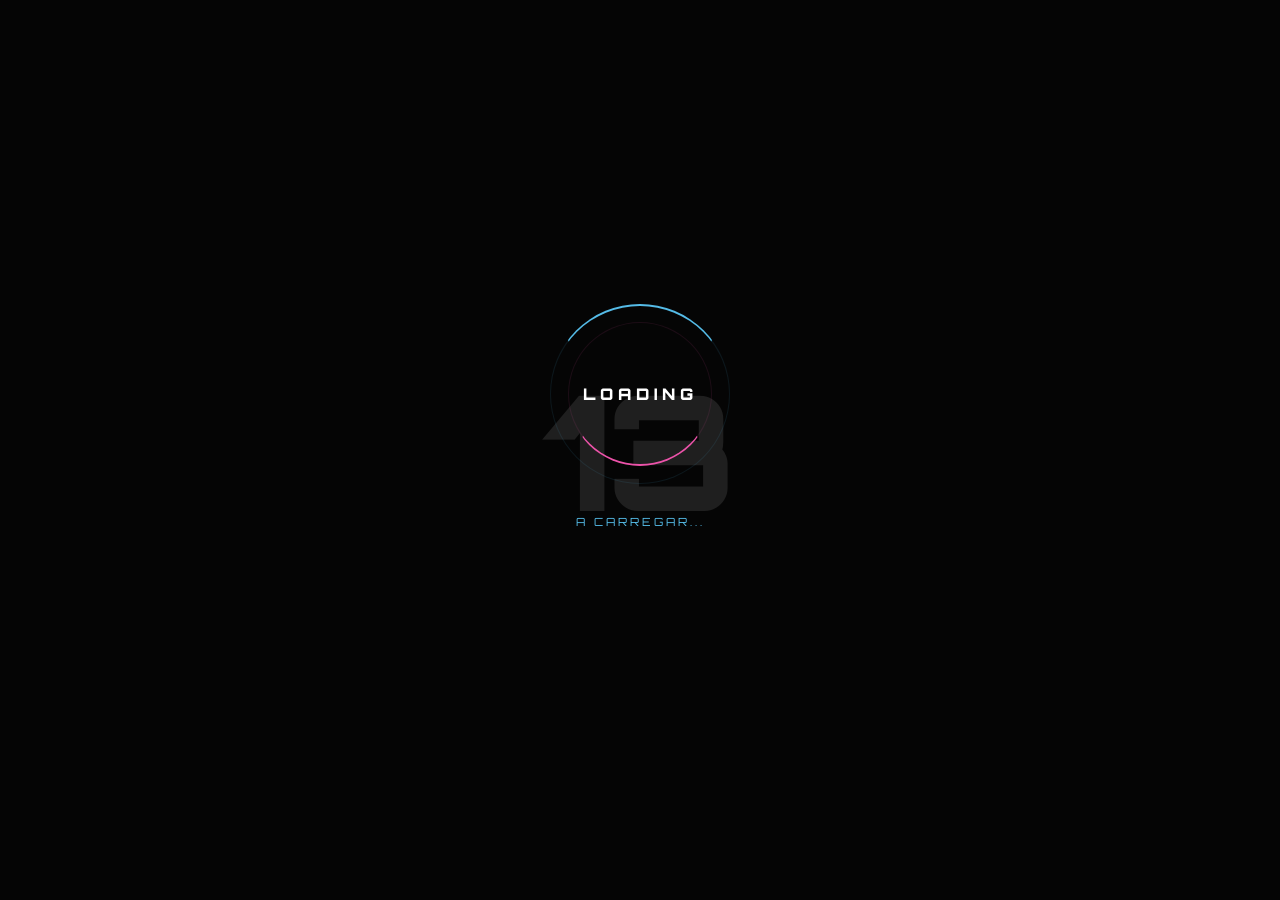
<file: index.html>
<!DOCTYPE html>
<html lang="en">

<head>
    <meta charset="UTF-8">
    <meta name="viewport" content="width=device-width, initial-scale=1.0">
    <title>Portfolio</title>
    <link href="https://cdn.jsdelivr.net/npm/bootstrap@5.3.2/dist/css/bootstrap.min.css" rel="stylesheet">
    <link
        href="https://fonts.googleapis.com/css2?family=Orbitron:wght@400;700;900&family=Fira+Code:wght@300;500&family=Plus+Jakarta+Sans:wght@300;500&display=swap"
        rel="stylesheet">
    <link rel="stylesheet" href="https://cdn.jsdelivr.net/npm/bootstrap-icons@1.11.1/font/bootstrap-icons.css">
    <link rel="stylesheet" href="assets/css/geral.css">
    <link rel="stylesheet" href="assets/css/darkmode.css">
</head>

<body class="bg-black">

    <script>
        (function () {
            var savedTheme = localStorage.getItem('vice-theme');
            if (savedTheme === 'light') {
                document.body.setAttribute('data-theme', 'light');
            }
        })();
    </script>

    <div class="bg-dots"></div>

    <div class="siteloader">
        <div class="orbitron percentage-bg-loader" id="percent-bg">00</div>
        <div class="loader-wrapper-integrated">
            <div class="core-container-loader">
                <div class="ring-outer-loader"></div>
                <div class="ring-middle-loader"></div>
                <div class="logo-text-loader">LOADING</div>
            </div>
            <div class="status-main-loader" id="status-text">A carregar...</div>
            <div class="log-container-loader" id="log-display"></div>
        </div>
    </div>

    <div id="main-content" style="display: none;">
        <div class="scanner" aria-hidden="true"></div>
        <div class="ctr-lines" aria-hidden="true"></div>

        <header class="container-fliud py-3 border-bottom-rosa sticky-top bg-black-80">
    			<nav class="d-flex justify-content-between align-items-center px-3 px-md-5">
                <div class="logo-area">
                    <span class="text-rosa fira-code x-small">AUTH:</span>
                    <span class="text-azul fw-black orbitron ms-2">USER_001</span>
                </div>
                <div class="d-flex align-items-center gap-3">
                    <div class="system-stats d-none d-md-block orbitron x-small">
                        <span class="blink text-success">●</span> CONEXAO_ATIVA // <span id="user-mode">
                            A_VERIFICAR...</span>
                    </div>
                    <button id="settings-launch" class="settings-launch-btn theme-toggle-btn" type="button"
                        data-bs-toggle="modal" data-bs-target="#settingsModal" aria-label="Abrir Definições"><i
                            class="bi bi-sliders"></i></button>
                    <button id="sidebar-toggle" class="settings-launch-btn theme-toggle-btn" type="button"
                        aria-label="Abrir menu lateral">
                        <i class="bi bi-list"></i>
                    </button>
                </div>
            </nav>
        </header>

        <div id="mobile-sidebar-overlay" class="mobile-sidebar-overlay" aria-hidden="true"></div>

        <main class="container-fluid px-md-5 mt-4">
            <div class="row g-4">
                <aside class="col-lg-3 sticky-sidebar" id="profile-sidebar">
                    <section class="module-box border-rosa mb-4">
                        <div class="module-header bg-rosa text-black">CORE_SKILLS</div>
                        <div class="p-4">
                            <div class="system-stats d-md-none orbitron x-small mb-2">
                                <span class="blink text-success">●</span> CONEXAO_ATIVA // <span id="user-node">A_VERIFICAR...</span>
                            </div>
                            <label class="fira-core text-rosa x-small">STUDENT</label>
                            <div class="mt-2">
                                <h2 class="orbitron fw-black text-white mb-0"
                                    style="font-size: 1.5rem; letter-spacing: 2px;">
                                    JOÃO_SILVA
                                </h2>
                                <p class="text-rosa fira-code x-small mt-1">> WEB_DEVELOPMENT</p>
                                <p class="text-rosa fira-code x-small">> JUNIOR_DEV</p>
                            </div>
                            <div class="progress-container mt-3">
                                <div class="progress-bar-rosa" data-progress="100" aria-label="Primary stack progress"
                                    role="progressbar" aria-valuemin="0" aria-valuemax="100" aria-valuenow="86"></div>
                            </div>
                        </div>
                    </section>

                    <section class="module-box border-azul mb-4">
                        <div class="module-header bg-azul text-white">FRONT_END</div>
                        <div class="p-3 fira-code x-small">
                            <div class="mb-2 text-azul">> HTML</div>
                            <div class="mb-2 text-azul">> CSS</div>
                            <div class="mb-2 text-azul">> JAVASCRIPT</div>
                            <div class="mb-2 text-azul">> BOOTSTRAP</div>
                            <div class="mb-2 text-white small">More incoming...</div>
                        </div>
                    </section>

                    <section class="module-box border-rosa mb-4">
                        <div class="module-header bg-rosa text-white">BACK_END</div>
                        <div class="p-3 fira-code x-small">
                            <div class="mb-2 text-rosa">> PHP</div>
                            <div class="mb-2 text-rosa">> LARAVEL</div>
                            <div class="mb-2 text-rosa">> MYSQL</div>
                            <div class="mb-2 text-white small">More incoming...</div>
                        </div>
                    </section>
                    <section class="module-box border-azul mb-4">
                        <div class="module-header bg-azul text-white">SOCIAL_LINKS</div>
                        <div class="p-3 fira-code x-small">
                            <div class="mb-2 text-azul"><a href="https://github.com/" target="_blank"
                                    class="text-azul social-link"><i class="bi bi-github"></i> GITHUB</a></div>
                            <div class="mb-2 text-azul"><a href="https://www.linkedin.com/" target="_blank"
                                    class="text-azul social-link"><i class="bi bi-linkedin"></i> LINKEDIN</a></div>
                        </div>
                    </section>
                </aside>

                <div class="col-lg-9">
                    <section class="hero-module p-4 p-md-5 border-azul mb-5">
                        <div class="corner-tag fira-code">V_1.0 // ERROR 404</div>
                        <h3 class="orbitron display-3 fw-black text-white">CODE. <span class="text-azul">DESIGN.</span>
                            CREATE. <br>
                            <span id="typewriter" class="text-azul"></span><span class="cursor text-azul">_</span>
                        </h3>
                        <p class="fira-code mt-4 text-secondary">
                            <span class="text-rosa">>> </span> WEB AND MULTIMEDIA DEVELOPMENT STUDENT AT THE POLYTECHNIC
                            INSTITUTE OF LEIRIA
                        </p>
                    </section>

                    <section class="mb-5">
                        <h3 class="orbitron text-white mb-4"><span class="text-rosa">> </span>EVOLUTION_LOG</h3>
                        <div class="module-box border-rosa p-4">
                            <div class="timeline fira-code">
                                <div class="timeline-item border-start border-white ps-4 pb-5 position-relative">
                                    <span class="timeline-dot bg-white"></span>
                                    <span class="text-white opacity-75 x-small">2024 - PRESENT</span>
                                    <h5 class="orbitron text-white mt-1">CTEsP WEB and MULTIMEDIA DEVELOPMENT</h5>
                                    <p class="text-secondary small">The Higher Professional Technical Course in Web and
                                        Multimedia Development aims to train professionals able to design and implement
                                        Web
                                        applications and services with multimedia content, autonomously or in a team,
                                        using
                                        new technologies and tools.</p>
                                    <div class="d-flex gap-2">
                                        <span class="badge-tech-white">IPLeiria</span>
                                        <span class="badge-tech-white">ESTG</span>
                                        <span class="badge-tech-white">WEB DEVELOPMENT</span>
                                    </div>
                                </div>
                            </div>
                        </div>
                    </section>

                    <section id="projects" class="mb-5">
                        <h3 class="orbitron text-white mb-4"><span class="text-azul">></span> ACADEMIC_REPORTS</h3>
                        <div class="row g-4 justify-content-center">
                            <article class="col-md-6">
                                <div class="project-module h-100"
                                    onclick="openPreview('assets/projects/admin_dashboard/dashboard.html', 'ADMIN_DASHBOARD_V1')"
                                    style="cursor: cell;">
                                    <div
                                        class="project-img bg-azul-dim d-flex align-items-center justify-content-center">
                                        <i class="bi bi-terminal text-azul display-2 opacity-50"></i>
                                    </div>
                                    <div class="p-3 bg-black">
                                        <span class="orbitron fw-bold text-white">ADMIN_DASHBOARD_V1</span>
                                        <p class="fira-code x-small text-secondary mt-2">
                                            Admin Dashboard.</p>
                                        <div class="mt-3">
                                            <span class="badge-tech">ADMIN_DASHBOARD</span>
                                            <span class="badge-tech">HTML5</span>
                                            <span class="badge-tech">CSS3</span>
                                            <span class="badge-tech">BOOTSTRAP</span>
                                            <span class="badge-tech">JAVASCRIPT</span>
                                        </div>
                                    </div>
                                </div>
                            </article>
                            <article class="col-md-6">
                                <div class="project-module h-100"
                                    onclick="openPreview('assets/projects/demo-site/index.html', 'DEMO_SITE_v1')"
                                    style="cursor: cell;">
                                    <div
                                        class="project-img bg-azul-dim d-flex align-items-center justify-content-center">
                                        <i class="bi bi-window-stack text-azul display-2 opacity-50"></i>
                                    </div>
                                    <div class="p-3 bg-black">
                                        <span class="orbitron fw-bold text-white">DEMO_SITE_v1</span>
                                        <p class="fira-code x-small text-secondary mt-2">Exemplo completo em pasta
                                            separada com HTML, CSS e JS.</p>
                                        <div class="mt-3">
                                            <span class="badge-tech">FOLDER_SITE</span>
                                            <span class="badge-tech">MODAL_PREVIEW</span>
                                        </div>
                                    </div>
                                </div>
                            </article>
                        </div>
                    </section>

                    <section class="mb-5" style="cursor: cell;">
                        <h3 id="live-lab-title" class="orbitron text-white mb-4"><span class="text-azul">></span>
                            LIVE_LAB_TERMINAL</h3>
                        <div class="module-box border-azul overflow-hidden">
                            <div class="row g-0" style="min-height: 400px;">
                                <div class="col-md-6 border-end border-azul p-0">
                                    <div
                                        class="bg-black-80 p-2 fira-code x-small text-azul border-bottom border-azul d-flex justify-content-between align-items-center">
                                        <span>SOURCE_CODE.html</span>
                                        <div class="d-inline-flex align-items-center gap-2">
                                            <button id="lab-try-yourself" type="button"
                                                class="lab-try-btn">TRY_YOURSELF</button>
                                            <span class="terminal-win-controls" aria-hidden="true">
                                                <i class="bi bi-dash"></i>
                                                <i class="bi bi-square small"></i>
                                                <i class="bi bi-x"></i>
                                            </span>
                                        </div>
                                    </div>
                                    <textarea id="html-code" class="code-editor" spellcheck="false">
                                        <style>
                                            body { background: #000; color: #55BCE8; font-family: sans-serif; display: flex; justify-content: center; align-items: center; height: 100vh; margin: 0; }
                                            .box { border: 2px solid #ED53AA; padding: 20px; box-shadow: 0 0 20px #ED53AA; animation: pulse 2s infinite; }
                                            @keyframes pulse { 0% { opacity: 0.5; } 50% { opacity: 1; } 100% { opacity: 0.5; } }
                                        </style>
                                        <div class="box">
                                            <h1>HELLO IPLEIRIA_</h1>
                                            <p>Edita este código para veres a magia...</p>
                                        </div>
                                    </textarea>
                                </div>
                                <div class="col-md-6 p-0 bg-white">
                                    <div
                                        class="bg-black-80 p-2 fira-code x-small text-rosa border-bottom border-azul d-flex justify-content-between align-items-center">
                                        <span>FINAL_RENDER.exe</span>
                                        <span class="terminal-win-controls" aria-hidden="true">
                                            <i class="bi bi-dash"></i>
                                            <i class="bi bi-square small"></i>
                                            <i class="bi bi-x"></i>
                                        </span>
                                    </div>
                                    <iframe id="live-preview" class="preview-window"></iframe>
                                </div>
                            </div>
                        </div>
                    </section>
                    <section class="module-box border-azul p-4">
                        <div class="module-header bg-azul text-white">SEND_SIGNAL</div>
                        <p class="text-white">disabled - incoming</p>    
                        <form id="send-signal-form" class="mt-4 fira-code" novalidate>
                            <div class="row g-3">
                                <div class="col-md-6">
                                    <div class="input-floating">
                                        <input type="text" class="terminal-input w-100" id="user-id" placeholder=" "
                                            autocomplete="off" disabled>
                                        <label for="user-id" class="floating-label" >USER_ID</label>
                                    </div>
                                </div>
                                <div class="col-md-6">
                                    <div class="input-floating">
                                        <input type="email" class="terminal-input w-100" id="email-signal"
                                            placeholder=" " autocomplete="off" disabled>
                                        <label for="email-signal" class="floating-label ">EMAIL_SIGNAL</label>
                                    </div>
                                </div>
                                <div class="col-12 text-end">
                                    <button type="submit" class="vice-btn btn-azul mt-2">EXECUTE_SEND</button>
                                </div>
                                <div class="col-12">
                                    <div id="signal-form-feedback" class="form-global-feedback x-small"
                                        aria-live="polite"></div>
                                </div>
                            </div>
                        </form>
                    </section>
                </div>
            </div>
        </main>

        <footer class="mt-5 p-4 border-top-azul text-center">
            <p class="fira-code x-small text-secondary opacity-70">
                &copy; <span id="ano"></span> João Silva // ALL RIGHTS RESERVED.
            </p>
        </footer>
    </div>

    <div class="modal fade" id="settingsModal" tabindex="-1" aria-hidden="true">
        <div class="modal-dialog modal-dialog-centered">
            <div class="modal-content bg-black border-azul">
                <div class="modal-header border-bottom border-azul py-2">
                    <h5 class="modal-title orbitron text-azul fs-6">SETTINGS_PANEL</h5>
                    <button type="button" class="btn-close btn-close-white" data-bs-dismiss="modal"
                        aria-label="Close"></button>
                </div>
                <div class="modal-body p-4">
                    <div class="d-grid gap-3">
                        <button id="theme-toggle"
                            class="theme-toggle-btn fira-code x-small w-100 d-flex justify-content-between align-items-center"
                            type="button" aria-label="Alternar tema">
                            <span class="text-start">TEMA_ATUAL</span>
                            <span class="d-inline-flex align-items-center gap-2">
                                <i id="theme-toggle-icon" class="bi bi-moon-stars-fill"></i>
                                <span id="theme-toggle-text">NOITE</span>
                            </span>
                        </button>
                        <button id="performance-toggle"
                            class="theme-toggle-btn fira-code x-small w-100 d-flex justify-content-between align-items-center"
                            type="button" aria-label="Alternar modo de performance">
                            <span class="text-start">MODO_RENDER</span>
                            <span class="d-inline-flex align-items-center gap-2">
                                <i id="performance-toggle-icon" class="bi bi-grid-3x3-gap-fill"></i>
                                <span id="performance-toggle-text">NORMAL</span>
                            </span>
                        </button>
                    </div>
                </div>
            </div>
        </div>
    </div>

    <div class="modal fade" id="previewModal" tabindex="-1" aria-hidden="true">
        <div class="modal-dialog modal-xl modal-dialog-centered">
            <div class="modal-content bg-black border-azul">
                <div
                    class="modal-header border-bottom border-azul py-2 d-flex justify-content-between align-items-center">
                    <h5 class="modal-title orbitron text-azul fs-6" id="modalTitle"></h5>
                    <div class="d-flex align-items-center gap-2">
                        <button id="preview-fullscreen-btn" type="button"
                            class="btn btn-sm btn-outline-azul fira-code x-small">
                            FULL_VIEW
                        </button>
                        <button type="button" class="btn-close btn-close-white" data-bs-dismiss="modal"
                            aria-label="Close"></button>
                    </div>
                </div>
                <div class="modal-body p-0" style="height: 75vh;">
                    <iframe id="previewFrame" src="" width="100%" height="100%" frameborder="0"></iframe>
                </div>
            </div>
        </div>
    </div>

    <div class="modal fade" id="onboardingModal" tabindex="-1" aria-hidden="true">
        <div class="modal-dialog modal-dialog-centered">
            <div class="modal-content bg-black border-azul">
                <div class="modal-header border-bottom border-azul py-2">
                    <h5 class="modal-title orbitron text-azul fs-6">WELCOME_NODE</h5>
                    <button type="button" class="btn-close btn-close-white" data-bs-dismiss="modal"
                        aria-label="Close"></button>
                </div>
                <div class="modal-body p-4">
                    <p class="fira-code x-small text-secondary mb-3">
                        >> PRIMEIRA_LIGACAO_DETETADA. Antes de explorares o sistema, tens 2 modos principais:
                    </p>
                    <ul class="fira-code x-small text-secondary ps-3 mb-3">
                        <li class="mb-2"><span class="text-azul">MODO_DIA / MODO_NOITE</span> // Ajusta o tema visual do
                            painel.</li>
                        <li><span class="text-rosa">MODO_NORMAL / MODO_PERFORMANCE</span> // Aconcelhamos a quem tem um
                            PC mais fraco a ativar o modo de performance, pois poderá ter uma má experiencia na
                            visualização do site.</li>
                    </ul>
                    <p class="fira-code x-small text-secondary mb-0">
                        Podes alterar estas definições em qualquer momento no <span
                            class="text-azul">SETTINGS_PANEL</span> (ícone de sliders no topo).
                    </p>
                </div>
                <div
                    class="modal-footer border-top border-azul py-2 d-flex justify-content-between align-items-center onboarding-footer">
                    <div class="onboarding-checkbox-wrapper">
                        <input type="checkbox" id="onboarding-dont-show" class="onboarding-checkbox">
                        <label for="onboarding-dont-show"
                            class="onboarding-checkbox-label fira-code x-small text-secondary mb-0">
                            NAO_VOLTAR_A_MOSTRAR
                        </label>
                    </div>
                    <div class="d-flex align-items-center gap-2 onboarding-actions">
                        <button type="button" class="btn btn-sm btn-outline-azul fira-code x-small"
                            data-onboarding-action="open-settings">
                            ABRIR_SETTINGS
                        </button>
                        <button type="button" class="btn btn-sm vice-btn btn-azul fira-code x-small"
                            data-onboarding-cta="got-it">
                            COMEÇAR_EXPLORACAO
                        </button>
                    </div>
                </div>
            </div>
        </div>
    </div>

    <script src="https://cdn.jsdelivr.net/npm/bootstrap@5.3.2/dist/js/bootstrap.bundle.min.js"></script>
    <script src="assets/js/animations.js"></script>
    <script src="assets/js/darkmode.js"></script>
    <script src="assets/js/geral.js"></script>

</body>

</html>
</file>
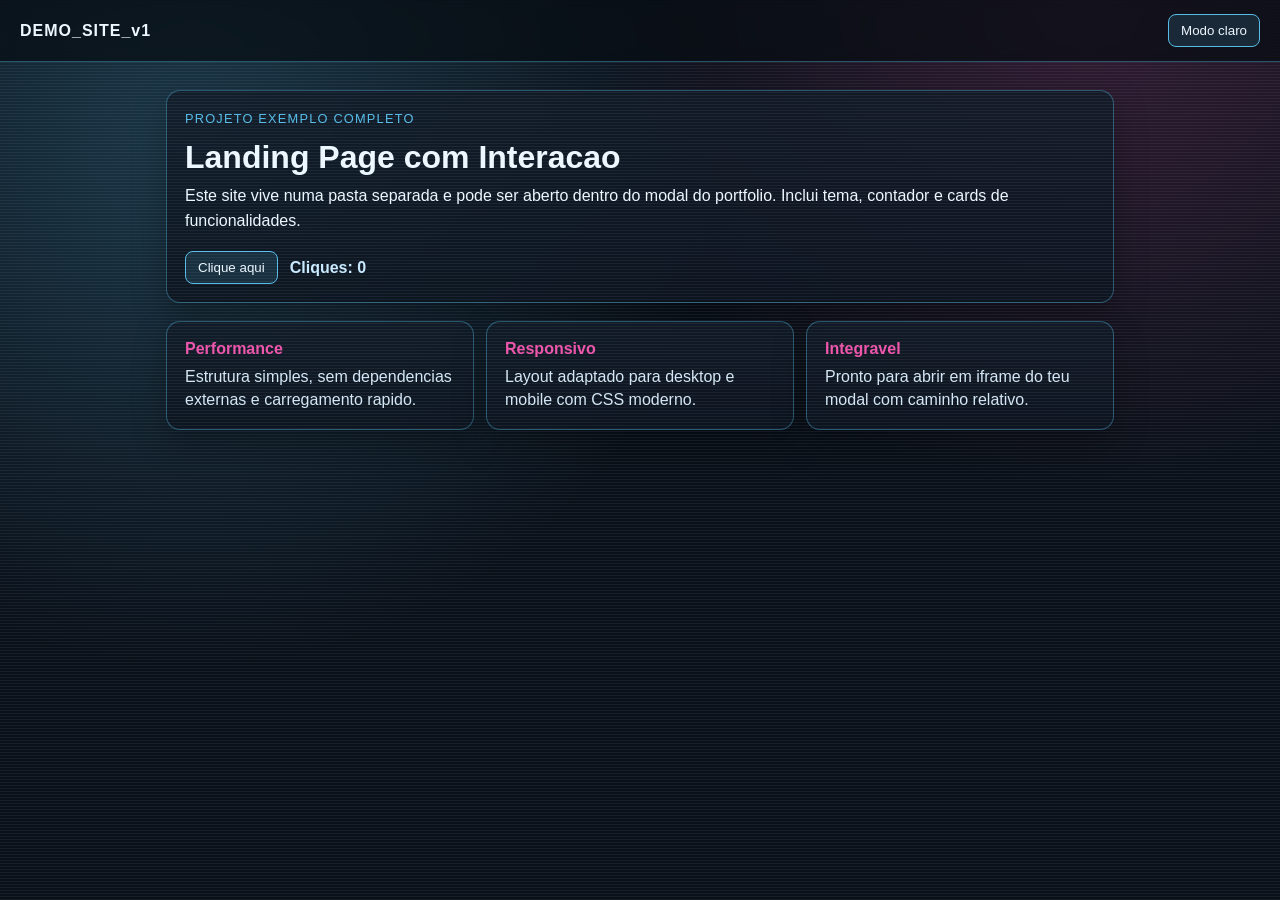
<file: assets/projects/demo-site/index.html>
<!DOCTYPE html>
<html lang="pt-PT">
<head>
    <meta charset="UTF-8">
    <meta name="viewport" content="width=device-width, initial-scale=1.0">
    <title>Demo Site Portfolio</title>
    <link rel="stylesheet" href="styles.css">
</head>
<body>
    <div class="noise" aria-hidden="true"></div>

    <header class="topbar">
        <span class="brand">DEMO_SITE_v1</span>
        <button id="themeBtn" class="theme-btn" type="button">Modo claro</button>
    </header>

    <main class="layout">
        <section class="hero card">
            <p class="kicker">Projeto Exemplo Completo</p>
            <h1>Landing Page com Interacao</h1>
            <p>
                Este site vive numa pasta separada e pode ser aberto dentro do modal do portfolio.
                Inclui tema, contador e cards de funcionalidades.
            </p>
            <div class="actions">
                <button id="countBtn" class="btn-primary" type="button">Clique aqui</button>
                <span id="countLabel" class="counter">Cliques: 0</span>
            </div>
        </section>

        <section class="grid">
            <article class="card">
                <h2>Performance</h2>
                <p>Estrutura simples, sem dependencias externas e carregamento rapido.</p>
            </article>
            <article class="card">
                <h2>Responsivo</h2>
                <p>Layout adaptado para desktop e mobile com CSS moderno.</p>
            </article>
            <article class="card">
                <h2>Integravel</h2>
                <p>Pronto para abrir em iframe do teu modal com caminho relativo.</p>
            </article>
        </section>
    </main>

    <script src="script.js"></script>
</body>
</html>
</file>
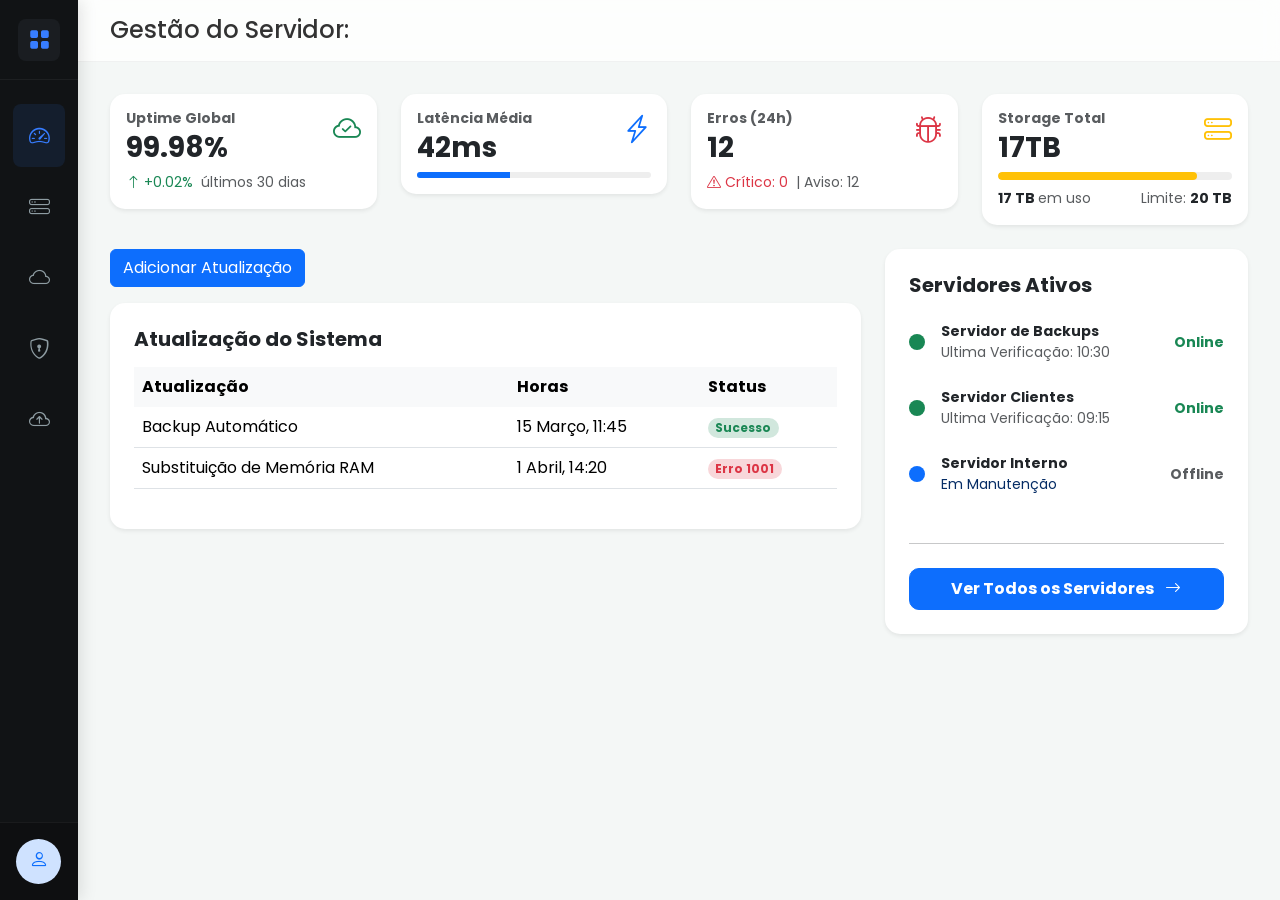
<file: assets/projects/admin_dashboard/dashboard.html>
<!DOCTYPE html>
<html lang="pt-br">

<head>
    <meta charset="UTF-8">
    <meta name="viewport" content="width=device-width, initial-scale=1.0">
    <title>Premium Mini Sidebar</title>
    <link href="https://cdn.jsdelivr.net/npm/bootstrap@5.3.0/dist/css/bootstrap.min.css" rel="stylesheet">
    <link rel="stylesheet" href="https://cdn.jsdelivr.net/npm/bootstrap-icons@1.11.0/font/bootstrap-icons.css">
    <link href="https://fonts.googleapis.com/css2?family=Poppins:wght@300;400;500;600&display=swap" rel="stylesheet">

    <style>
        :root {
            /* Paleta de Cores Premium */
            --bg-body: #f4f7f6;
            --bg-sidebar: #111315;
            /* Cinza quase preto */
            --bg-sidebar-accent: #1a1d21;
            /* Um pouco mais claro */
            --text-main: #ecf0f1;
            --text-muted: #8e9ca2;
            --color-primary: #377dff;
            /* Azul vibrante moderno */
            --color-primary-dim: rgba(55, 125, 255, 0.1);

            /* Dimensões */
            --sidebar-width-full: 300px;
            --sidebar-width-mini: 78px;
            --transition-speed: 0.4s;
            /* Transição mais suave */
            --border-radius-sm: 8px;
        }

        body {
            font-family: 'Poppins', sans-serif;
            background-color: var(--bg-body);
            overflow-x: hidden;
            color: #333;
        }

        #wrapper {
            display: flex;
            width: 100%;
            align-items: stretch;
        }

        /* --- Estilos da Sidebar Premium --- */
        #sidebar {
            min-width: var(--sidebar-width-full);
            max-width: var(--sidebar-width-full);
            background: var(--bg-sidebar);
            color: var(--text-main);
            transition: all var(--transition-speed) cubic-bezier(0.4, 0, 0.2, 1);
            /* Animação suave */
            display: flex;
            flex-direction: column;
            min-height: 100vh;
            box-shadow: 4px 0 15px rgba(0, 0, 0, 0.1);
            z-index: 1000;
        }

        /* Estado Recolhido */
        #sidebar.collapsed {
            min-width: var(--sidebar-width-mini);
            max-width: var(--sidebar-width-mini);
        }

        /* Cabeçalho */
        .sidebar-header {
            padding: 1.5rem 1rem;
            display: flex;
            align-items: center;
            justify-content: space-between;
            height: 80px;
            border-bottom: 1px solid rgba(255, 255, 255, 0.05);
        }

        .sidebar-header .logo-text {
            font-size: 1.4rem;
            font-weight: 600;
            letter-spacing: 1px;
            color: var(--text-main);
            white-space: nowrap;
            overflow: hidden;
            transition: opacity 0.2s ease;
        }

        #sidebar.collapsed .sidebar-header .logo-text {
            opacity: 0;
            width: 0;
        }

        /* Botão Toggle Premium */
        #sidebarCollapse {
            background: var(--bg-sidebar-accent);
            border: none;
            color: var(--color-primary);
            font-size: 1.3rem;
            width: 42px;
            height: 42px;
            border-radius: var(--border-radius-sm);
            display: flex;
            align-items: center;
            justify-content: center;
            cursor: pointer;
            transition: all 0.3s ease;
        }

        #sidebarCollapse:hover {
            background: var(--color-primary);
            color: white;
            box-shadow: 0 4px 10px rgba(55, 125, 255, 0.3);
        }

        /* Centraliza o botão quando recolhido */
        #sidebar.collapsed #sidebarCollapse {
            margin: 0 auto;
        }

        /* Corpo do Menu */
        #sidebar ul.components {
            padding: 1.5rem 0.8rem;
        }

        #sidebar ul li {
            margin-bottom: 0.5rem;
        }

        #sidebar ul li a {
            padding: 1rem 1.2rem;
            font-size: 0.95rem;
            font-weight: 400;
            display: flex;
            align-items: center;
            color: var(--text-muted);
            text-decoration: none;
            border-radius: var(--border-radius-sm);
            transition: all 0.3s ease;
            white-space: nowrap;
            position: relative;
            /* Para a barra lateral de active */
        }

        /* Hover Effect Premium */
        #sidebar ul li a:hover {
            color: var(--text-main);
            background: var(--bg-sidebar-accent);
        }

        /* Active Effect Premium */
        #sidebar ul li.active>a {
            color: var(--color-primary);
            font-weight: 500;
            background: var(--color-primary-dim);
        }

        /* Barrinha lateral no Active */
        #sidebar ul li.active>a::before {
            content: '';
            position: absolute;
            left: 0;
            top: 15%;
            height: 70%;
            width: 4px;
            background-color: var(--color-primary);
            border-radius: 0 4px 4px 0;
        }

        /* Ícones - Centralizados e Polidos */
        #sidebar ul li a i {
            margin-right: 1.2rem;
            font-size: 1.2rem;
            width: 24px;
            text-align: center;
            transition: all var(--transition-speed);
        }

        /* Ajustes quando recolhido (Collapsed) */
        #sidebar.collapsed ul li a {
            justify-content: center;
            padding: 1rem 0;
        }

        #sidebar.collapsed ul li a i {
            margin-right: 0;
            font-size: 1.3rem;
        }

        /* Removendo a barrinha lateral no modo mini, ou centralizando-a */
        #sidebar.collapsed ul li.active>a::before {
            display: none;
        }

        /* Esconde o texto do link */
        .link-text {
            transition: opacity 0.2s ease, transform 0.3s ease;
            opacity: 1;
            transform: translateX(0);
        }

        #sidebar.collapsed .link-text {
            opacity: 0;
            transform: translateX(-10px);
            display: none;
        }

        /* Footer da Sidebar (Opcional, para usuário) */
        .sidebar-footer {
            margin-top: auto;
            padding: 1rem;
            background: var(--bg-sidebar-accent);
            border-top: 1px solid rgba(255, 255, 255, 0.05);
            display: flex;
            align-items: center;
        }

        .avatar {
            width: 40px;
            height: 40px;
            border-radius: 50%;
            background: var(--color-primary);
            display: flex;
            align-items: center;
            justify-content: center;
            font-weight: 600;
            color: white;
            margin-right: 10px;
        }

        #sidebar.collapsed .sidebar-footer {
            justify-content: center;
        }

        #sidebar.collapsed .avatar {
            margin-right: 0;
        }

        #sidebar.collapsed .user-info {
            display: none;
        }

        /* --- Conteúdo da Página --- */
        #content {
            width: 100%;
            padding: 0;
            transition: all var(--transition-speed);
        }

        /* Navbar Superior (Opcional, mas completa o visual) */
        .top-navbar {
            background: rgba(255, 255, 255, 0.8);
            backdrop-filter: blur(10px);
            /* Efeito Glassmorphism */
            border-bottom: 1px solid rgba(0, 0, 0, 0.05);
            padding: 1rem 2rem;
        }

        .main-content {
            padding: 2rem;
        }

        .hover-primary:hover {
            color: var(--color-primary) !important;
            transition: 0.3s;
        }

        /* Garante que o footer fique sempre no fundo se a sidebar for longa */
        .sidebar-footer {
            padding: 1rem;
            background: rgba(0, 0, 0, 0.2);
            border-top: 1px solid rgba(255, 255, 255, 0.05);
        }

        /* Responsividade para Mobile */
        @media (max-width: 768px) {
            #sidebar {
                margin-left: calc(-1 * var(--sidebar-width-full));
                position: fixed;
            }

            #sidebar.collapsed {
                margin-left: 0;
                min-width: var(--sidebar-width-full);
                max-width: var(--sidebar-width-full);
            }

            #sidebar.collapsed .link-text {
                opacity: 1;
                display: inline;
                transform: translateX(0);
            }

            #sidebar.collapsed ul li a i {
                margin-right: 1.2rem;
            }

            #sidebar.collapsed ul li a {
                justify-content: flex-start;
                padding: 1rem 1.2rem;
            }
        }

        /* Estilo do select de Status */
        .status-select {
            border-radius: 12px;
            border-color: var(--color-primary);
            font-weight: 500;
            font-size: 0.9rem;
            padding: 0.55rem 0.9rem;
            background-color: #f8f9fc;
            color: #111315;
            cursor: pointer;
        }

        .status-select:focus {
            box-shadow: 0 0 0 0.15rem rgba(55, 125, 255, 0.3);
            border-color: var(--color-primary);
            outline: none;
        }

        /* Opções do select (lista aberta) */
        .status-select option {
            font-weight: 500;
            padding: 0.35rem 0.75rem;
        }

        .status-select option[value="Sucesso"] {
            background-color: #d1e7dd;
            color: #0f5132;
        }

        .status-select option[value="Aviso"] {
            background-color: #fff3cd;
            color: #664d03;
        }

        .status-select option[value="Erro"] {
            background-color: #f8d7da;
            color: #842029;
        }
    </style>
</head>

<body>

    <div id="wrapper">
        <nav id="sidebar" class="collapsed">
            <div class="sidebar-header">
                <span class="logo-text">ADMINISTRAÇÃO</span>
                <button type="button" id="sidebarCollapse">
                    <i class="bi bi-grid-fill"></i>
                </button>
            </div>

            <ul class="list-unstyled components">
                <li class="active">
                    <a href="#">
                        <i class="bi bi-speedometer2"></i>
                        <span class="link-text">Dashboard</span>
                    </a>
                </li>
                <li>
                    <a href="#">
                        <i class="bi bi-hdd-stack"></i>
                        <span class="link-text">Máquinas Virtuais</span>
                    </a>
                </li>
                <li>
                    <a href="#">
                        <i class="bi bi-cloud"></i>
                        <span class="link-text">Servidores</span>
                    </a>
                </li>
                <li>
                    <a href="#">
                        <i class="bi bi-shield-lock"></i>
                        <span class="link-text">Monitoramento</span>
                    </a>
                </li>
                <li>
                    <a href="#">
                        <i class="bi bi-cloud-arrow-up"></i>
                        <span class="link-text">Backups</span>
                    </a>
                </li>
            </ul>

            <div class="sidebar-footer mt-auto">
                <div class="d-flex align-items-center w-100">
                    <!-- Avatar -->
                    <div class="avatar bg-primary-subtle d-flex align-items-center justify-content-center rounded-circle"
                        style="width: 45px; height: 45px; min-width: 45px;">
                        <i class="bi bi-person text-primary" style="font-size: 1.2rem;"></i>
                    </div>

                    <!-- Info do Usuário (Esconde quando colapsado) -->
                    <div class="user-info ms-1 flex-grow-1 overflow-hidden">
                        <div class="fw-bold text-white text-truncate" style="font-size: 0.9rem;">Artur Nunes</div>
                        <div class="text-white text-truncate" style="font-size: 0.75rem;">Diretor Empresarial</div>
                    </div>

                    <!-- Botão de Configurações (Esconde quando colapsado) -->
                    <div class="user-info ms-2">
                        <a href="#view-configuracoes" class="text-white hover-primary">
                            <i class="bi bi-gear" style="font-size: 1.2rem"></i>
                        </a>
                    </div>
                </div>
            </div>
        </nav>

        <div id="content">
            <div class="top-navbar">
                <h4 class="m-0 fw-600">Gestão do Servidor: </h4>
            </div>

            <div class="main-content container-fluid">
                <!-- Linha de Status de Saúde do Sistema -->
                <div class="row g-4 mb-4">
                    <div class="col-lg-3">
                        <div class="card border-0 shadow-sm p-3" style="border-radius: 15px;">
                            <div class="d-flex justify-content-between">
                                <div>
                                    <h6 class="text-muted mb-1 small uppercase fw-bold">Uptime Global</h6>
                                    <h3 class="fw-bold mb-0">99.98%</h3>
                                </div>
                                <div class="icon-box text-success fs-3">
                                    <i class="bi bi-cloud-check"></i>
                                </div>
                            </div>
                            <div class="mt-2 small text-success">
                                <i class="bi bi-arrow-up"></i> +0.02% <span class="text-muted ms-1">últimos 30
                                    dias</span>
                            </div>
                        </div>
                    </div>
                    <div class="col-lg-3">
                        <div class="card border-0 shadow-sm p-3" style="border-radius: 15px;">
                            <div class="d-flex justify-content-between">
                                <div>
                                    <h6 class="text-muted mb-1 small uppercase fw-bold">Latência Média</h6>
                                    <h3 class="fw-bold mb-0">42ms</h3>
                                </div>
                                <div class="icon-box text-primary fs-3">
                                    <i class="bi bi-lightning-charge"></i>
                                </div>
                            </div>
                            <div class="mt-2">
                                <div class="progress" style="height: 6px; background: #eee;">
                                    <div class="progress-bar bg-primary" style="width: 40%"></div>
                                </div>
                            </div>
                        </div>
                    </div>
                    <div class="col-lg-3">
                        <div class="card border-0 shadow-sm p-3" style="border-radius: 15px;">
                            <div class="d-flex justify-content-between">
                                <div>
                                    <h6 class="text-muted mb-1 small uppercase fw-bold">Erros (24h)</h6>
                                    <h3 class="fw-bold mb-0">12</h3>
                                </div>
                                <div class="icon-box text-danger fs-3">
                                    <i class="bi bi-bug"></i>
                                </div>
                            </div>
                            <div class="mt-2 small text-danger">
                                <i class="bi bi-exclamation-triangle"></i> Crítico: 0 <span class="text-muted ms-1">|
                                    Aviso: 12</span>
                            </div>
                        </div>
                    </div>
                    <div class="col-lg-3">
                        <div class="card border-0 shadow-sm p-3" style="border-radius: 15px;">
                            <div class="d-flex justify-content-between">
                                <div>
                                    <h6 class="text-muted mb-1 small uppercase fw-bold">Storage Total</h6>
                                    <h3 class="fw-bold mb-0">17TB</h3>
                                </div>
                                <div class="icon-box text-warning fs-3">
                                    <i class="bi bi-hdd-stack"></i>
                                </div>
                            </div>
                            <div class="mt-2 medium">
                                <div class="progress mb-2" style="height: 8px; background: #eee; border-radius: 10px;">
                                    <div class="progress-bar bg-warning" role="progressbar"
                                        style="width: 85%; border-radius: 10px;" aria-valuenow="85" aria-valuemin="0"
                                        aria-valuemax="100"></div>
                                </div>

                                <!-- Info por baixo: Valor Atual vs Limite -->
                                <div class="d-flex justify-content-between align-items-center">
                                    <span class="fw-bold text-dark small">17 TB <span class="text-muted fw-normal">em
                                            uso</span></span>
                                    <span class="text-muted small">Limite: <span class="fw-bold text-dark">20
                                            TB</span></span>
                                </div>
                            </div>
                        </div>
                    </div>
                </div>

                <div class="row g-4">
                    <!-- Coluna da Esquerda: Gráfico Simulado e Tabela -->
                    <div class="col-lg-8">
                        <!-- Tabela de Logs Recentes -->
                        <button type="button" class="btn btn-primary mb-3 " data-bs-toggle="modal"
                            data-bs-target="#addformulario">Adicionar Atualização</button>

                        <div class="modal fade" id="addformulario" tabindex="-1" aria-labelledby="ModalLabel"
                            aria-hidden="true">
                            <div class="modal-dialog modal-dialog-centered">
                                <div class="modal-content">
                                    <div class="modal-header">
                                        <h1 class="modal-title fs-5" id="ModalLabel">Adicionar Atualização</h1>
                                        <button type="button" class="btn-close" data-bs-dismiss="modal"
                                            aria-label="Close"></button>
                                    </div>
                                    <div class="modal-body">
                                        <form id="logForm">
                                            <input type="text" id="myInput" placeholder="Evento" class="form-control" required>
                                            <input type="text" id="statusText" placeholder="Texto Status" class="form-control mt-3" required>
                                            <label for="myInput2" class="form-label mt-3 mb-1 small text-muted">Tipo de status</label>
                                            <select id="myInput2" class="form-select status-select" required>
                                                <option value="" disabled selected>Selecione o tipo</option>
                                                <option value="Sucesso">Sucesso</option>
                                                <option value="Aviso">Aviso</option>
                                                <option value="Erro">Erro</option>
                                            </select>
                                        </form>
                                    </div>
                                    <div class="modal-footer">
                                        <button type="submit" id="btnSalvarLog" data-bs-dismiss="modal" class="btn btn-success mt-3">Enviar Atualização</button>
                                    </div>
                                </div>
                            </div>
                        </div>

                        <div class="card border-0 shadow-sm p-4" style="border-radius: 15px;">
                            <h5 class="fw-bold mb-3 text-dark">Atualização do Sistema</h5>
                            <div class="table-responsive">
                                <table class="table table-hover">
                                    <thead class="table-light">
                                        <tr>
                                            <th class="border-0">Atualização</th>
                                            <th class="border-0">Horas</th>
                                            <th class="border-0">Status</th>
                                        </tr>
                                    </thead>
                                    <tbody class="text-muted" id="logTableBody">
                                        <tr>
                                            <td>Backup Automático</td>
                                            <td>15 Março, 11:45</td>
                                            <td><span
                                                    class="badge bg-success-subtle text-success rounded-pill">Sucesso</span>
                                            </td>
                                        </tr>
                                        <tr>
                                            <td>Substituição de Memória RAM</td>
                                            <td>1 Abril, 14:20</td>
                                            <td><span
                                                    class="badge bg-danger-subtle text-danger rounded-pill">Erro 1001</span>
                                            </td>
                                        </tr>
                                    </tbody>
                                </table>
                            </div>
                        </div>
                    </div>

                    <!-- Coluna da Direita: Status dos Serviços -->
                    <div class="col-lg-4">
                        <div class="card border-0 shadow-sm p-4" style="border-radius: 15px;">
                            <h5 class="fw-bold mb-4 text-dark">Servidores Ativos</h5>

                            <div class="d-flex align-items-center mb-4">
                                <div class="p-2 bg-success rounded-circle me-3" style="width: 12px; height: 12px;">
                                </div>
                                <div class="flex-grow-1">
                                    <div class="fw-bold small">Servidor de Backups</div>
                                    <div class="text-muted small">Ultima Verificação: 10:30</div>
                                </div>
                                <div class="text-success fw-bold small">Online</div>
                            </div>

                            <div class="d-flex align-items-center mb-4">
                                <div class="p-2 bg-success rounded-circle me-3" style="width: 12px; height: 12px;">
                                </div>
                                <div class="flex-grow-1">
                                    <div class="fw-bold small">Servidor Clientes</div>
                                    <div class="text-muted small">Ultima Verificação: 09:15</div>
                                </div>
                                <div class="text-success fw-bold small">Online</div>
                            </div>

                            <div class="d-flex align-items-center mb-4 text-opacity-50">
                                <div class="p-2 bg-primary rounded-circle me-3" style="width: 12px; height: 12px;">
                                </div>
                                <div class="flex-grow-1">
                                    <div class="fw-bold small">Servidor Interno</div>
                                    <div class="text-primary-emphasis small">Em Manutenção</div>
                                </div>
                                <div class="text-muted fw-bold small">Offline</div>
                            </div>

                            <hr class="my-4">

                            <a class="btn btn-primary w-100 py-2 fw-bold" style="border-radius: 10px;"
                                href="servidores.html">
                                Ver Todos os Servidores <i class="bi bi-arrow-right ms-2"></i>
                            </a>
                        </div>
                    </div>
                </div>
            </div>
        </div>
    </div>

    <script src="https://cdn.jsdelivr.net/npm/bootstrap@5.3.0/dist/js/bootstrap.bundle.min.js"></script>

    <script>
document.addEventListener("DOMContentLoaded", function () {
    // 1. Controle da Sidebar
    const sidebar = document.getElementById('sidebar');
    const toggleBtn = document.getElementById('sidebarCollapse');

    toggleBtn.addEventListener('click', function () {
        sidebar.classList.toggle('collapsed');
    });

    // 2. Lógica para Adicionar Log na Tabela
    const btnSalvar = document.getElementById('btnSalvarLog');
    const logTableBody = document.getElementById('logTableBody');
    const logModalElement = document.getElementById('addformulario');
    const bootstrapModal = new bootstrap.Modal(logModalElement); // Instância do Bootstrap

    btnSalvar.addEventListener('click', function () {
        // Pegar valores
        const evento = document.getElementById('myInput').value.trim();
        const statusText = document.getElementById('statusText').value.trim();
        const statusType = document.getElementById('myInput2').value;
        
        // Data atual formatada (Ex: Mar 26, 17:15)
        const agora = new Date();
        const dataFormatada = agora.toLocaleDateString('pt-BR', { month: 'long', day: 'numeric' }) + ", " + 
                             agora.toLocaleTimeString('pt-BR', { hour: '2-digit', minute: '2-digit' });

        if (!evento) {
            alert("Por favor, digite o nome do evento.");
            return;
        }

        if (!statusText) {
            alert("Por favor, escreva o texto que aparece no status.");
            return;
        }

        if (!statusType) {
            alert("Por favor, selecione o tipo de status.");
            return;
        }

        // Definir a cor da badge baseada no tipo de status selecionado
        let badgeClass = "bg-success-subtle text-success";
        if (statusType === "Aviso") badgeClass = "bg-warning-subtle text-warning";
        if (statusType === "Erro") badgeClass = "bg-danger-subtle text-danger";

        // Criar nova linha
        const novaLinha = document.createElement('tr');
        novaLinha.innerHTML = `
            <td>${evento}</td>
            <td>${dataFormatada}</td>
            <td><span class="badge ${badgeClass} rounded-pill">${statusText}</span></td>
        `;

        // Inserir no topo da tabela
        logTableBody.prepend(novaLinha);

        // Limpar formulário e fechar modal
        document.getElementById('logForm').reset();
        bootstrapModal.hide();
    });
});

    </script>
</body>

</html>
</file>
<file: assets/css/geral.css>
html {
	scroll-behavior: smooth;
}

body {
	-webkit-overflow-scrolling: touch;
}

#site-loader,
.siteloader {
	position: fixed;
	top: 0;
	left: 0;
	width: 100%;
	height: 100%;
	background: #050505;
	z-index: 99999;
	display: flex;
	align-items: center;
	justify-content: center;
	font-family: 'Plus Jakarta Sans', sans-serif;
	color: #fff;
}

#site-loader.fade-out,
.siteloader.fade-out {
	opacity: 0;
	visibility: hidden;
	transition: opacity 0.8s ease;
}

.core-container-loader {
	position: relative;
	width: 180px;
	height: 180px;
	margin: 0 auto 30px;
	display: flex;
	align-items: center;
	justify-content: center;
}

.ring-outer-loader {
	position: absolute;
	width: 100%;
	height: 100%;
	border: 1px solid rgba(85, 187, 232, 0.1);
	border-top: 2px solid var(--azul);
	border-radius: 50%;
	animation: spin 3s linear infinite;
}

.ring-middle-loader {
	position: absolute;
	width: 80%;
	height: 80%;
	border: 1px solid rgba(237, 83, 170, 0.1);
	border-bottom: 2px solid var(--rosa);
	border-radius: 50%;
	animation: spin-reverse 2s cubic-bezier(0.4, 0, 0.2, 1) infinite;
}

.logo-text-loader {
	font-family: 'Orbitron', sans-serif;
	font-size: 1rem;
	letter-spacing: 5px;
	font-weight: 900;
}

.status-main-loader {
	font-family: 'Orbitron', sans-serif;
	font-size: 0.7rem;
	letter-spacing: 3px;
	text-transform: uppercase;
	margin-top: 10px;
	color: var(--azul);
	text-align: center;
}

.log-container-loader {
	height: 50px;
	margin-top: 15px;
	overflow: hidden;
	display: flex;
	flex-direction: column;
	align-items: center;
	gap: 5px;
}

.log-entry {
	font-size: 0.65rem;
	letter-spacing: 1px;
	opacity: 0;
	transform: translateY(10px);
	animation: logFadeIn 0.3s forwards;
	color: rgba(255, 255, 255, 0.5);
}

.log-entry span {
	color: var(--rosa);
	font-weight: bold;
	margin-right: 8px;
}

.percentage-bg-loader {
	font-family: 'Orbitron', sans-serif;
	font-size: 10rem;
	color: #fff;
	position: absolute;
	top: 50%;
	left: 50%;
	transform: translate(-50%, -50%);
	opacity: 0.1;
	font-weight: 900;
}

@keyframes spin {
	0% {
		transform: rotate(0deg);
	}

	100% {
		transform: rotate(360deg);
	}
}

@keyframes spin-reverse {
	0% {
		transform: rotate(360deg);
	}

	100% {
		transform: rotate(0deg);
	}
}

@keyframes logFadeIn {
	to {
		opacity: 1;
		transform: translateY(0);
	}
}

.bg-black-80 {
	background: rgba(0, 0, 0, 0.85);
	backdrop-filter: blur(10px);
}

.scanner {
	position: fixed;
	top: 0;
	left: 0;
	width: 100%;
	height: 100vh;
	background: transparent;
	z-index: 10000;
	pointer-events: none;
	overflow: hidden;
}

.crt-lines,
.ctr-lines {
	position: fixed;
	top: 0;
	left: 0;
	width: 100vw;
	height: 100vh;
	background: linear-gradient(rgba(18, 16, 16, 0) 50%, rgba(0, 0, 0, 0.1) 50%);
	background-size: 100% 4px;
	z-index: 9999;
	pointer-events: none;
	opacity: 0.3;
}

.module-box {
	background: rgba(15, 15, 15, 0.6);
	border: 2px solid;
	position: relative;
}

.module-header {
	padding: 4px 12px;
	font-size: 0.75rem;
	font-weight: 900;
	text-transform: uppercase;
}

.hero-module {
	background: rgba(10, 10, 10, 0.8);
	border: 2px solid var(--azul);
	position: relative;
}

@media (min-width: 992px) {
	.sticky-sidebar {
		position: sticky;
		top: 102px;
		align-self: flex-start;
		z-index: 2;
	}
}

.border-azul {
	border-color: var(--azul);
}

.border-rosa {
	border-color: var(--rosa);
}

.progress-container {
	width: 100%;
	height: 8px;
	background: linear-gradient(90deg, rgba(20, 20, 20, 0.95), rgba(10, 10, 10, 0.95));
	border: 1px solid rgba(85, 188, 232, 0.25);
	overflow: hidden;
	position: relative;
}

.progress-bar-rosa {
	height: 100%;
	width: 0;
	background: linear-gradient(90deg, rgba(237, 83, 170, 0.65), rgba(255, 120, 196, 0.9));
	box-shadow: 0 0 10px rgba(237, 83, 170, 0.45), 0 0 16px rgba(85, 188, 232, 0.2);
	position: relative;
}

@media (max-width: 1099.98px) {
	/* Em mobile a barra fica sempre cheia, independente do JS */
	.progress-bar-rosa {
		width: 100% !important;
	}
}

.progress-bar-rosa.is-scrolling::after {
	content: "";
	position: absolute;
	top: 0;
	right: 0;
	width: 2px;
	height: 100%;
	background: rgba(255, 255, 255, 0.85);
	box-shadow: 0 0 10px rgba(255, 255, 255, 0.55);
	opacity: 1;
}

.badge-tech,
.badge-tech-rosa,
.badge-tech-white {
	font-family: 'Fira Code', monospace;
	font-size: 0.6rem;
	padding: 4px 10px;
	border: 1px solid;
	display: inline-block;
	margin-top: 10px;
	margin-right: 5px;
}

.badge-tech {
	color: var(--azul);
	border-color: var(--azul);
}

.badge-tech-rosa {
	color: var(--rosa);
	border-color: var(--rosa);
}

.badge-tech-white {
	color: #fff;
	border-color: #fff;
}

.timeline-dot {
	position: absolute;
	left: -6px;
	top: 0;
	width: 10px;
	height: 10px;
	border-radius: 50%;
	background: #fff;
}

.timeline-item {
	border-left: 1px solid #fff !important;
	padding-bottom: 20px;
}

.terminal-input {
	background: #000;
	border: 1px solid var(--azul-dim);
	padding: 12px;
	color: var(--azul);
	font-family: 'Fira Code', monospace;
	outline: none;
	transition: 0.3s;
}

.terminal-input.is-invalid {
	border-color: var(--rosa);
	box-shadow: 0 0 0 2px rgba(237, 83, 170, 0.2);
}

.terminal-input.is-valid {
	border-color: var(--azul);
	box-shadow: 0 0 0 2px rgba(85, 188, 232, 0.2);
}

.input-floating {
	position: relative;
}

.floating-label {
	position: absolute;
	left: 12px;
	top: 50%;
	transform: translateY(-50%);
	color: rgba(85, 188, 232, 0.68);
	font-size: 0.75rem;
	pointer-events: none;
	background: transparent;
	padding: 0 4px;
	transition: top 0.2s ease, transform 0.2s ease, font-size 0.2s ease, color 0.2s ease, background 0.2s ease;
}

.input-floating .terminal-input:focus + .floating-label,
.input-floating .terminal-input:not(:placeholder-shown) + .floating-label {
	top: 0;
	transform: translateY(-50%);
	font-size: 0.65rem;
	color: var(--rosa);
	background: var(--bg-black);
}

.field-feedback {
	display: block;
	margin-top: 6px;
	font-family: 'Fira Code', monospace;
	font-size: 0.66rem;
	letter-spacing: 0.4px;
	min-height: 1.1em;
	color: rgba(255, 255, 255, 0.65);
}

.field-feedback.is-invalid {
	color: var(--rosa);
}

.field-feedback.is-valid {
	color: var(--azul-bright);
}

.form-global-feedback {
	min-height: 1.25em;
	font-family: 'Fira Code', monospace;
	letter-spacing: 0.5px;
	text-align: left;
	margin-top: 4px;
	color: rgba(255, 255, 255, 0.65);
}

.form-global-feedback.is-invalid {
	color: var(--rosa);
}

.form-global-feedback.is-valid {
	color: var(--azul-bright);
}

.vice-btn {
	border: 2px solid;
	background: transparent;
	padding: 10px 30px;
	font-weight: 900;
	transition: 0.2s;
	font-family: 'Orbitron', sans-serif;
	cursor: pointer;
}

.btn-azul {
	color: var(--azul);
	border-color: var(--azul);
}

.btn-azul:hover {
	background: var(--azul);
	color: #000;
}

.text-azul {
	color: var(--azul);
}

.social-link {
	text-decoration: none;
	display: inline-flex;
	align-items: center;
	gap: 6px;
	transition: color 0.2s ease, text-shadow 0.2s ease, transform 0.2s ease;
}

.social-link:hover,
.social-link:focus-visible {
	text-decoration: none;
	color: var(--rosa) !important;
	transform: translateX(2px);
}

.text-azul-bright {
	color: var(--azul-bright);
}

.text-rosa {
	color: var(--rosa);
}

.text-rosa::selection,
.text-rosa *::selection {
	background: var(--azul);
	color: #050505;
}

.text-rosa::-moz-selection,
.text-rosa *::-moz-selection {
	background: var(--azul);
	color: #050505;
}

.text-azul::selection,
.text-azul-bright::selection,
.text-azul *::selection,
.text-azul-bright *::selection {
	background: var(--rosa);
	color: #050505;
}

.text-azul::-moz-selection,
.text-azul-bright::-moz-selection,
.text-azul *::-moz-selection,
.text-azul-bright *::-moz-selection {
	background: var(--rosa);
	color: #050505;
}

::selection {
	background: var(--selection-random-bg);
	color: var(--selection-random-text);
}

::-moz-selection {
	background: var(--selection-random-bg);
	color: var(--selection-random-text);
}

.fira-code {
	font-family: 'Fira Code', monospace;
}

.orbitron {
	font-family: 'Orbitron', sans-serif;
}

.blink {
	animation: blinker 1.5s step-end infinite;
}

@keyframes blinker {
	50% {
		opacity: 0;
	}
}

.cursor {
	animation: blinker 0.8s infinite;
}

.project-img {
	height: 150px;
	transition: 0.3s;
	background: #111;
}

#projects article {
	background: rgba(255, 255, 255, 0.02);
}

#projects .project-module {
	border: 2px solid var(--azul);
	transition: transform 0.22s ease, box-shadow 0.22s ease;
}

#projects article:hover .project-module {
	transform: translateY(-4px);
	box-shadow: 0 10px 22px rgba(0, 0, 0, 0.22);
}

#projects article:hover .project-img {
	filter: brightness(1.06);
}

#projects article:nth-of-type(2) .project-module,
#projects article:nth-of-type(3) .project-module {
	border-color: var(--rosa);
}

.text-glitch-aggressive,
.text-glitch-agressive {
	color: #fff;
	text-shadow: 0 0 10px var(--rosa);
	animation: glitch-aggressive 0.4s infinite alternate;
}

@keyframes glitch-aggressive {
	0% {
		transform: translate(0);
	}

	50% {
		transform: translate(-2px, 1px);
		color: var(--azul);
	}

	100% {
		transform: translate(1px, -1px);
	}
}

.corner-tag {
	position: absolute;
	top: 0;
	right: 0;
	background: var(--azul);
	color: #000;
	padding: 2px 8px;
	font-size: 0.6rem;
	font-weight: 900;
}

.code-editor {
	width: 100%;
	height: 380px;
	background: #050505;
	color: #a1e2ff;
	border: none;
	padding: 15px;
	font-family: 'Fira Code', monospace;
	font-size: 0.75rem;
	resize: none;
	outline: none;
}

.lab-try-btn {
	border: 1px solid var(--rosa);
	background: transparent;
	color: var(--rosa);
	padding: 4px 10px;
	font-family: 'Fira Code', monospace;
	font-size: 0.65rem;
	letter-spacing: 1px;
	text-transform: uppercase;
	border-radius: 2px;
	cursor: pointer;
	transition: background-color 0.18s ease, color 0.18s ease, box-shadow 0.18s ease, transform 0.08s ease;
}

.lab-try-btn:hover {
	background: var(--rosa);
	color: #000;
	box-shadow: 0 0 12px rgba(237, 83, 170, 0.6);
	transform: translateY(-1px);
}

.lab-try-btn:focus-visible {
	outline: none;
	box-shadow: 0 0 0 2px rgba(85, 188, 232, 0.7);
}

.terminal-win-controls {
	display: inline-flex;
	align-items: center;
	gap: 8px;
	opacity: 0.9;
	font-size: 0.72rem;
}

.terminal-win-controls .bi {
	line-height: 1;
}

.preview-window {
	width: 100%;
	height: 380px;
	border: none;
	background: #fff;
}

.modal-content {
	border-radius: 0;
	cursor: cell;
}

.modal,
.modal-dialog,
.modal-content,
.modal-body,
.modal * {
	cursor: cell !important;
}

@media (max-width: 575.98px) {
	.modal-dialog {
		margin: 0.75rem;
		max-width: 100%;
	}

	.modal-content {
		max-height: 90vh;
		overflow: hidden;
	}

	.modal-body {
		overflow-y: auto;
	}
}

.modal-header .btn-close {
	filter: invert(1) grayscale(1) brightness(2);
}

body[data-theme='light'] .modal-header .btn-close {
	filter: none;
	opacity: 0.85;
}

.modal-header .btn-close {
	transition: transform 0.18s ease, filter 0.18s ease;
}

.modal-header .btn-close:hover {
	animation: modal-close-wiggle 0.6s ease-in-out;
}

@keyframes modal-close-wiggle {
	0% {
		transform: translateY(0) scale(1);
	}
	30% {
		transform: translateY(-2px) scale(1.25);
	}
	60% {
		transform: translateY(1px) scale(0.9);
	}
	100% {
		transform: translateY(0) scale(1);
	}
}

.onboarding-checkbox-wrapper {
	display: inline-flex;
	align-items: center;
	gap: 8px;
}

.onboarding-checkbox {
	appearance: none;
	-webkit-appearance: none;
	width: 16px;
	height: 16px;
	border-radius: 2px;
	border: 1px solid var(--azul);
	background: rgba(0, 0, 0, 0.8);
	position: relative;
	cursor: pointer;
	box-shadow: 0 0 0 1px rgba(85, 188, 232, 0.25);
	transition: border-color 0.18s ease, box-shadow 0.18s ease, background-color 0.18s ease, transform 0.08s ease;
}

.onboarding-checkbox::after {
	content: '';
	position: absolute;
	top: 2px;
	left: 2px;
	right: 2px;
	bottom: 2px;
	background: var(--rosa);
	opacity: 0;
	transform: scale(0.4);
	transition: opacity 0.18s ease, transform 0.18s ease;
}

.onboarding-checkbox:checked {
	border-color: var(--rosa);
	box-shadow: 0 0 8px rgba(237, 83, 170, 0.55);
	background: rgba(10, 10, 10, 0.95);
}

.onboarding-checkbox:checked::after {
	opacity: 1;
	transform: scale(1);
}

.onboarding-checkbox:focus-visible {
	outline: none;
	box-shadow: 0 0 0 2px rgba(85, 188, 232, 0.6);
}

.onboarding-checkbox-label {
	cursor: pointer;
	letter-spacing: 1px;
	text-transform: uppercase;
	opacity: 0.75;
	transition: color 0.18s ease, opacity 0.18s ease;
}

.onboarding-checkbox:checked + .onboarding-checkbox-label {
	color: var(--azul-bright);
	opacity: 1;
}

.onboarding-footer {
	flex-wrap: wrap;
	row-gap: 6px;
	column-gap: 16px;
}

.onboarding-footer .onboarding-checkbox-wrapper {
	flex: 1 1 auto;
	min-width: 0;
}

.onboarding-footer .onboarding-actions {
	flex-shrink: 0;
}

#bg-dots,
.bg-dots {
	position: fixed;
	top: 0;
	left: 0;
	width: 100%;
	height: 100%;
	z-index: 0;
	pointer-events: none;
	overflow: hidden;
	background-color: transparent;
}

.dot {
	position: absolute;
	width: 3.5px;
	height: 3.5px;
	background-color: rgba(85, 188, 232, 0.45);
	border-radius: 50%;
	will-change: transform, opacity;
}

#main-content {
	position: relative;
	z-index: 1;
	max-width: 1920px;
	width: 100%;
	margin: 0 auto;
}

.module-box,
.hero-module,
header,
footer {
	background-color: rgba(5, 5, 5, 0.9) !important;
	backdrop-filter: blur(4px);
}

.mobile-sidebar-overlay {
	position: fixed;
	top: 0;
	left: 0;
	width: 100%;
	height: 100%;
	background: rgba(0, 0, 0, 0.7);
	opacity: 0;
	visibility: hidden;
	transition: opacity 0.25s ease;
	z-index: 998;
}

/* Botao da sidebar so visivel abaixo de 1100px */
@media (min-width: 1100px) {
	#sidebar-toggle {
		display: none !important;
	}
}

/* Botao da sidebar so visivel abaixo de 1100px */
@media (min-width: 1100px) {
	#sidebar-toggle {
		display: none !important;
	}
}

body.sidebar-open .mobile-sidebar-overlay {
	opacity: 1;
	visibility: visible;
}

/* Sidebar em modo "drawer" e main full-width abaixo de 1100px */
@media (max-width: 1099.98px) {
	.sticky-sidebar {
		position: fixed;
		top: 72px;
		left: 0;
		width: 100%;
		max-width: none;
		height: calc(100vh - 72px);
		overflow-y: auto;
		-ms-overflow-style: none;
		scrollbar-width: none;
		padding: 1.25rem 1.25rem 1.5rem;
		z-index: 999;
		transform: translateX(-100%);
		transition: transform 0.26s ease-out;
	}

	body.sidebar-open .sticky-sidebar {
		transform: translateX(0);
	}

	#profile-sidebar {
		border-right: 2px solid var(--azul);
		border-left: 2px solid rgba(85, 188, 232, 0.25);
	}

	#profile-sidebar::before {
		content: 'PROFILE_PANEL';
		display: block;
		font-family: 'Fira Code', monospace;
		font-size: 0.7rem;
		letter-spacing: 2px;
		color: var(--azul-bright);
		margin-bottom: 0.8rem;
		text-transform: uppercase;
		border-bottom: 1px solid rgba(85, 188, 232, 0.35);
		padding-bottom: 0.4rem;
	}

	#profile-sidebar .module-box {
		margin-bottom: 0.9rem !important;
	}

	.sticky-sidebar::-webkit-scrollbar {
		display: none;
	}

	/* main content ocupa toda a largura quando o aside funciona como drawer */
	.col-lg-9 {
		flex: 0 0 100%;
		max-width: 100%;
	}
}
</file>
<file: assets/css/darkmode.css>
:root {
	--bg-black: #1a1a1a;
	--azul: #55bce8;
	--azul-bright: #a1e2ff;
	--rosa: #ed53aa;
	--azul-dim: rgba(85, 188, 232, 0.15);
	--rosa-dim: rgba(237, 83, 170, 0.15);
	--selection-random-bg: #ffd447;
	--selection-random-text: #050505;
	--theme-switch-ms: 460ms;
}

body {
	background-color: var(--bg-black);
	color: #ffffff;
	font-family: 'Orbitron', sans-serif;
	letter-spacing: 1px;
	overflow-x: hidden;
	transition: background-color var(--theme-switch-ms) ease, color var(--theme-switch-ms) ease;
}

body::after {
	content: '';
	position: fixed;
	inset: 0;
	pointer-events: none;
	opacity: 0;
	z-index: 10001;
}

@keyframes theme-reveal-light {
	0% {
		opacity: 0.52;
	}

	100% {
		opacity: 0;
	}
}

@keyframes theme-reveal-dark {
	0% {
		opacity: 0.48;
	}

	100% {
		opacity: 0;
	}
}

@media (prefers-reduced-motion: reduce) {
	:root {
		--theme-switch-ms: 0ms;
	}

	body::after {
		animation: none !important;
	}
}

.theme-toggle-btn {
	display: inline-flex;
	align-items: center;
	gap: 8px;
	border: 1px solid var(--azul);
	color: var(--azul);
	background: rgba(85, 188, 232, 0.08);
	padding: 6px 10px;
	line-height: 1;
	transition: 0.2s ease;
}

.theme-toggle-btn:hover {
	background: var(--azul);
	color: #000;
}

.theme-toggle-btn i {
	font-size: 0.8rem;
}

.settings-launch-btn {
	width: 34px;
	height: 34px;
	padding: 0;
	justify-content: center;
	border-color: var(--azul);
	color: var(--azul);
}

.performance-toggle-btn,
#performance-toggle {
	border-color: var(--rosa);
	color: var(--rosa);
	background: rgba(237, 83, 170, 0.08);
}

.performance-toggle-btn:hover,
#performance-toggle:hover {
	background: var(--rosa);
	color: #000;
}

body[data-performance='performance'] #bg-dots,
body[data-performance='performance'] .bg-dots {
	display: none;
}

body[data-theme='light'] {
	--bg-black: #ffffff;
	--azul-dim: rgba(40, 116, 166, 0.22);
	--rosa-dim: rgba(200, 70, 146, 0.2);
	color: #0f172a;
	background-color: #ffffff !important;
}

body[data-theme='light'] #bg-dots,
body[data-theme='light'] .bg-dots {
	background: radial-gradient(circle at top, rgba(255, 255, 255, 0.92) 0%, #ffffff 78%);
}

body[data-theme='light'] #site-loader,
body[data-theme='light'] .siteloader {
	background: #eef3ff;
	color: #0f172a;
}

body[data-theme='light'] .ring-outer-loader {
	border: 1px solid rgba(40, 116, 166, 0.18);
	border-top: 2px solid #2874a6;
}

body[data-theme='light'] .ring-middle-loader {
	border: 1px solid rgba(200, 70, 146, 0.2);
	border-bottom: 2px solid #c84692;
}

body[data-theme='light'] .status-main-loader {
	color: #2874a6;
}

body[data-theme='light'] .log-entry {
	color: rgba(15, 23, 42, 0.6);
}

body[data-theme='light'] .percentage-bg-loader {
	color: #0f172a;
	opacity: 0.05;
}

body[data-theme='light'] .bg-black-80,
body[data-theme='light'] .module-box,
body[data-theme='light'] .hero-module,
body[data-theme='light'] header,
body[data-theme='light'] footer {
	background: rgba(255, 255, 255, 0.82) !important;
}

/* Sidebar segue o layout normal em desktop; no mobile o fundo e sombra ja sao tratados em geral.css */

body[data-theme='light'] .bg-black,
body[data-theme='light'].bg-black {
	background-color: #ffffff !important;
}

body[data-theme='light'] .text-white {
	color: #0f172a !important;
}

body[data-theme='light'] .text-secondary {
	color: #334155 !important;
}

body[data-theme='light'] .timeline-item {
	border-left-color: #0f172a !important;
}

body[data-theme='light'] .timeline-dot {
	background: #0f172a !important;
}

body[data-theme='light'] .badge-tech-white {
	color: #0f172a;
	border-color: #0f172a;
}

body[data-theme='light'] .progress-container,
body[data-theme='light'] .project-img {
	background: #dbe7ff;
	border-color: #bfd3ff;
}

body[data-theme='light'] .terminal-input,
body[data-theme='light'] .code-editor {
	background: #f8fbff;
	color: #0f172a;
}

body[data-theme='light'] .floating-label {
	color: rgba(40, 116, 166, 0.72);
}

body[data-theme='light'] .input-floating .terminal-input:focus + .floating-label,
body[data-theme='light'] .input-floating .terminal-input:not(:placeholder-shown) + .floating-label {
	background: #f8fbff;
}

body[data-theme='light'] .crt-lines,
body[data-theme='light'] .ctr-lines {
	opacity: 0.12;
	background: linear-gradient(rgba(255, 255, 255, 0) 50%, rgba(15, 23, 42, 0.07) 50%);
}

body[data-theme='light'] .theme-toggle-btn {
	border-color: #0f172a;
	color: #0f172a;
	background: rgba(15, 23, 42, 0.06);
}

body[data-theme='light'] .settings-launch-btn {
		border-color: var(--rosa);
	    color: var(--rosa);
}

body[data-theme='light'] .settings-launch-btn:hover {
		background: var(--rosa) !important;
	    color: #fff;
}

body[data-theme='light'] .theme-toggle-btn:hover {
	background: #0f172a;
	color: #fff;
}

body[data-theme='light'] .performance-toggle-btn:hover, #performance-toggle:hover {
    background: var(--rosa);
	color: #fff;
}

body[data-theme='light'] .onboarding-checkbox {
	background: #fff;
}
</file>
<file: assets/projects/demo-site/styles.css>
:root {
    --bg: #091019;
    --bg-soft: #111b28;
    --text: #ecf7ff;
    --accent: #55bce8;
    --accent-2: #ed53aa;
    --border: rgba(85, 188, 232, 0.4);
}

* {
    box-sizing: border-box;
}

body {
    margin: 0;
    font-family: 'Plus Jakarta Sans', Arial, sans-serif;
    background:
        radial-gradient(circle at 15% 15%, rgba(85, 188, 232, 0.22), transparent 40%),
        radial-gradient(circle at 85% 0%, rgba(237, 83, 170, 0.18), transparent 35%),
        var(--bg);
    color: var(--text);
    min-height: 100vh;
}

.noise {
    position: fixed;
    inset: 0;
    pointer-events: none;
    opacity: 0.06;
    background-image: repeating-linear-gradient(0deg, #fff 0, #fff 1px, transparent 1px, transparent 3px);
}

.topbar {
    position: sticky;
    top: 0;
    z-index: 1;
    display: flex;
    justify-content: space-between;
    align-items: center;
    padding: 14px 20px;
    border-bottom: 1px solid var(--border);
    backdrop-filter: blur(8px);
    background: rgba(7, 12, 18, 0.7);
}

.brand {
    font-weight: 800;
    letter-spacing: 1px;
}

.theme-btn,
.btn-primary {
    border: 1px solid var(--accent);
    color: var(--text);
    background: rgba(85, 188, 232, 0.14);
    padding: 8px 12px;
    border-radius: 8px;
    cursor: pointer;
    transition: transform 0.2s ease, background 0.2s ease;
}

.theme-btn:hover,
.btn-primary:hover {
    transform: translateY(-1px);
    background: rgba(85, 188, 232, 0.24);
}

.layout {
    max-width: 980px;
    margin: 28px auto;
    padding: 0 16px 24px;
}

.card {
    border: 1px solid var(--border);
    background: linear-gradient(180deg, rgba(17, 27, 40, 0.86) 0%, rgba(12, 21, 32, 0.9) 100%);
    border-radius: 14px;
    padding: 18px;
    box-shadow: 0 14px 34px rgba(0, 0, 0, 0.3);
}

.hero h1 {
    margin: 10px 0 8px;
    font-size: clamp(1.4rem, 3.2vw, 2rem);
}

.hero p {
    margin: 0;
    line-height: 1.55;
}

.kicker {
    color: var(--accent);
    font-size: 0.8rem;
    text-transform: uppercase;
    letter-spacing: 1.2px;
}

.actions {
    margin-top: 18px;
    display: flex;
    gap: 12px;
    align-items: center;
    flex-wrap: wrap;
}

.counter {
    color: #c8e9ff;
    font-weight: 600;
}

.grid {
    margin-top: 18px;
    display: grid;
    grid-template-columns: repeat(auto-fit, minmax(190px, 1fr));
    gap: 12px;
}

.grid h2 {
    margin: 0 0 8px;
    font-size: 1rem;
    color: var(--accent-2);
}

.grid p {
    margin: 0;
    color: #d4e6f5;
    line-height: 1.4;
}

body.light {
    --bg: #eef5ff;
    --bg-soft: #ffffff;
    --text: #0f1b2f;
    --accent: #246fa1;
    --accent-2: #b63580;
    --border: rgba(36, 111, 161, 0.28);
}

body.light .topbar {
    background: rgba(255, 255, 255, 0.78);
}

body.light .counter,
body.light .grid p {
    color: #243853;
}
</file>
